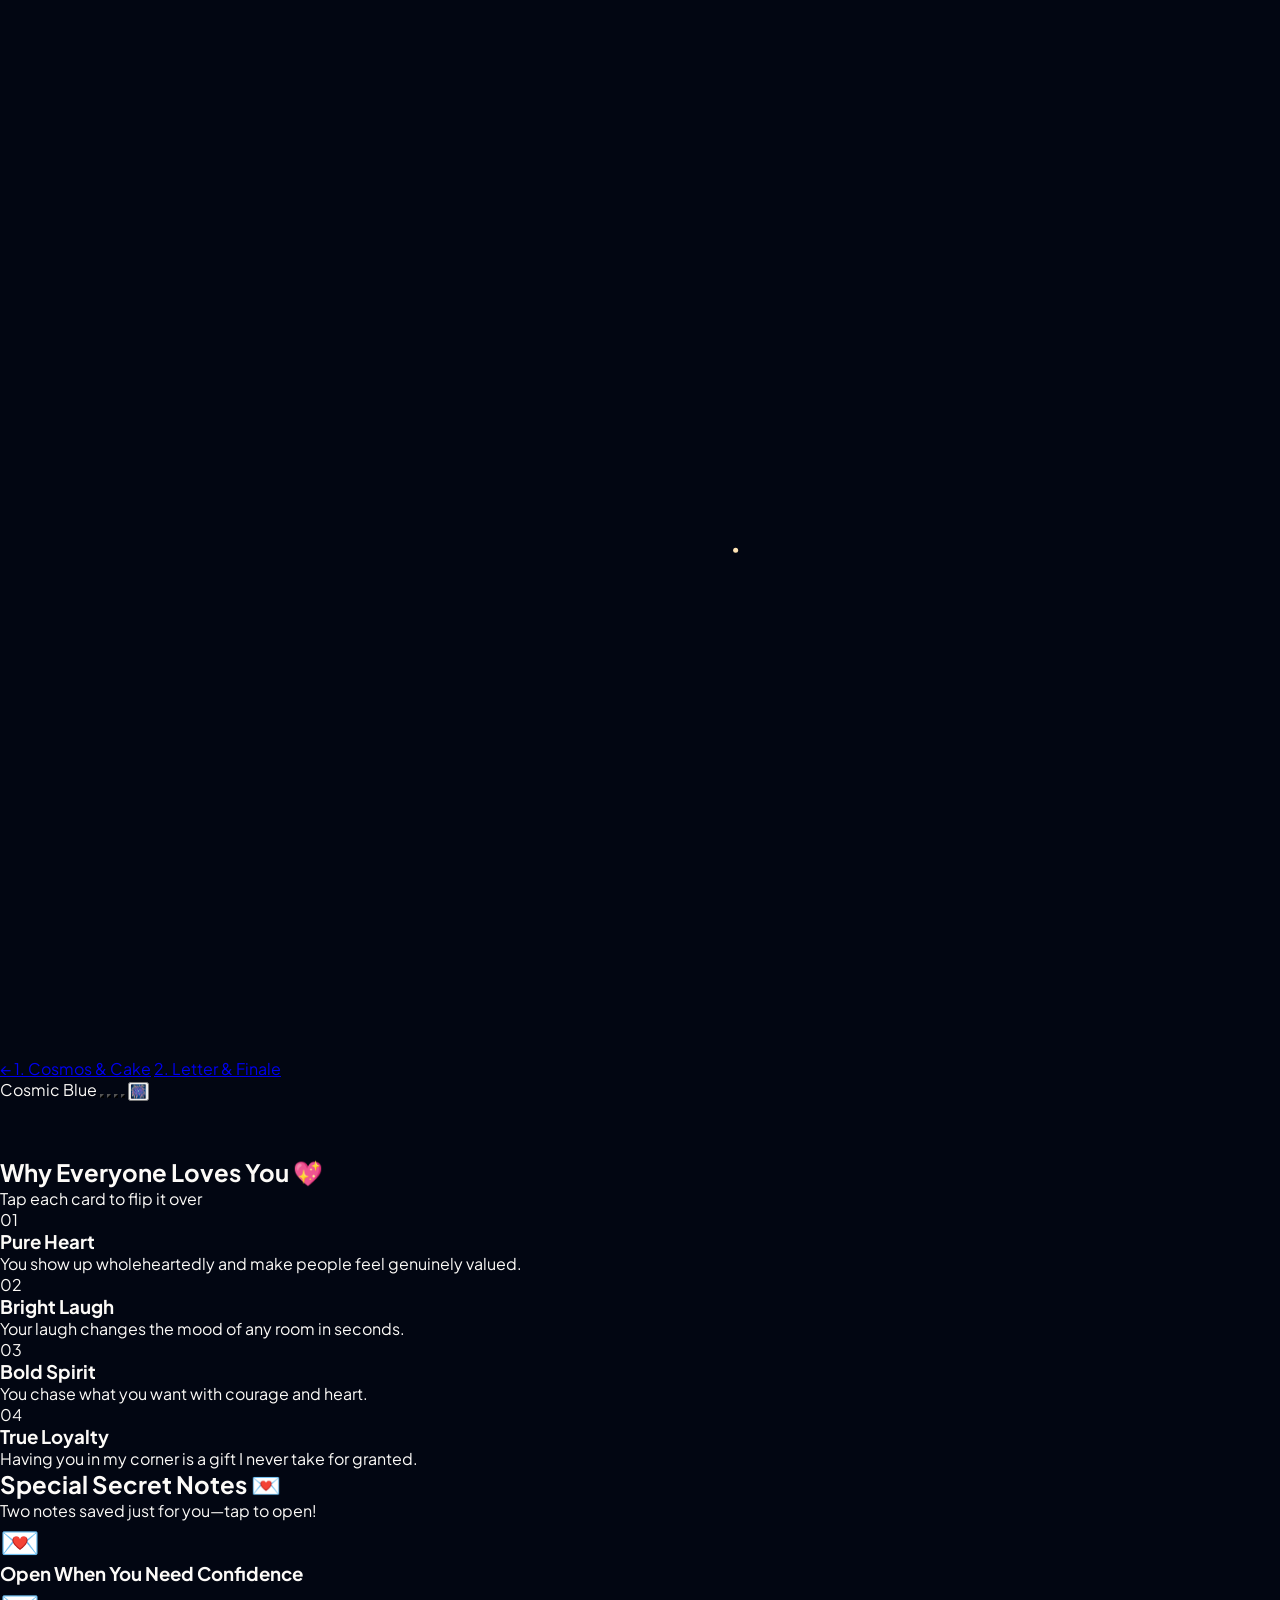
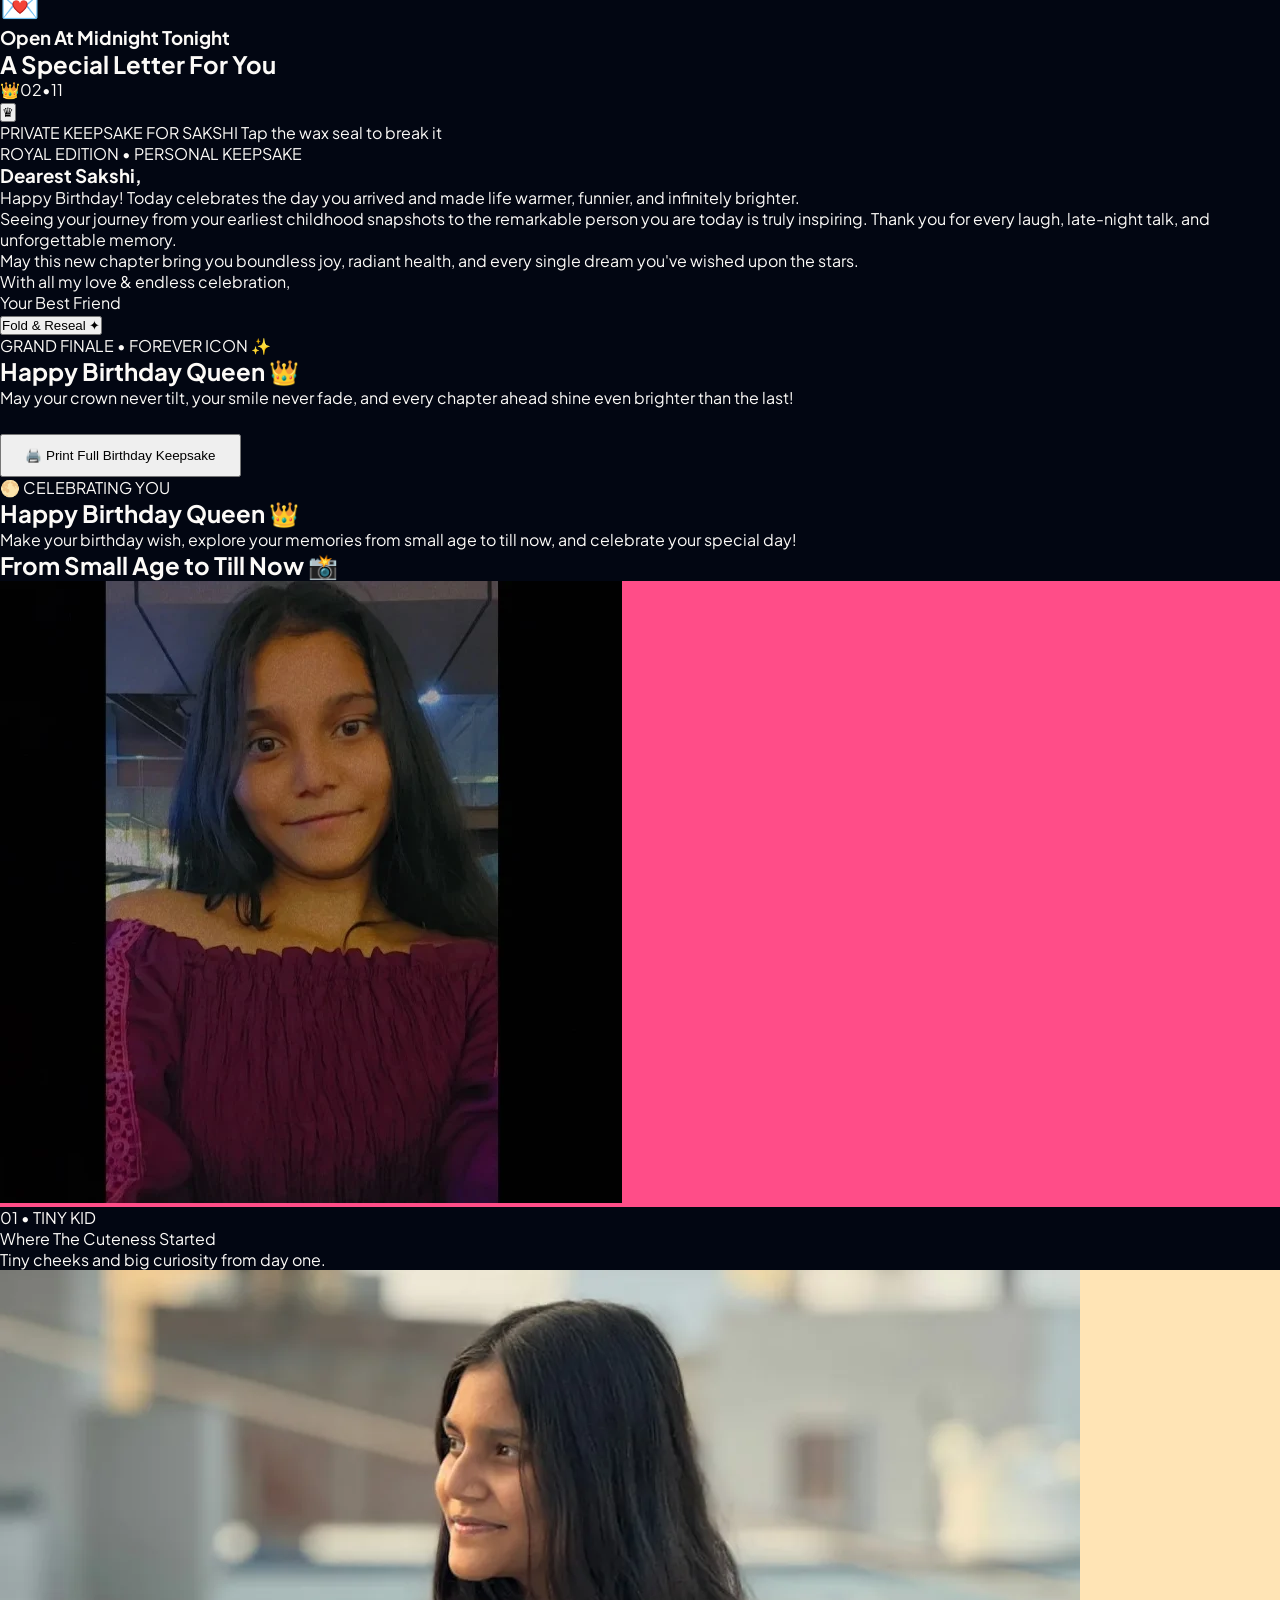
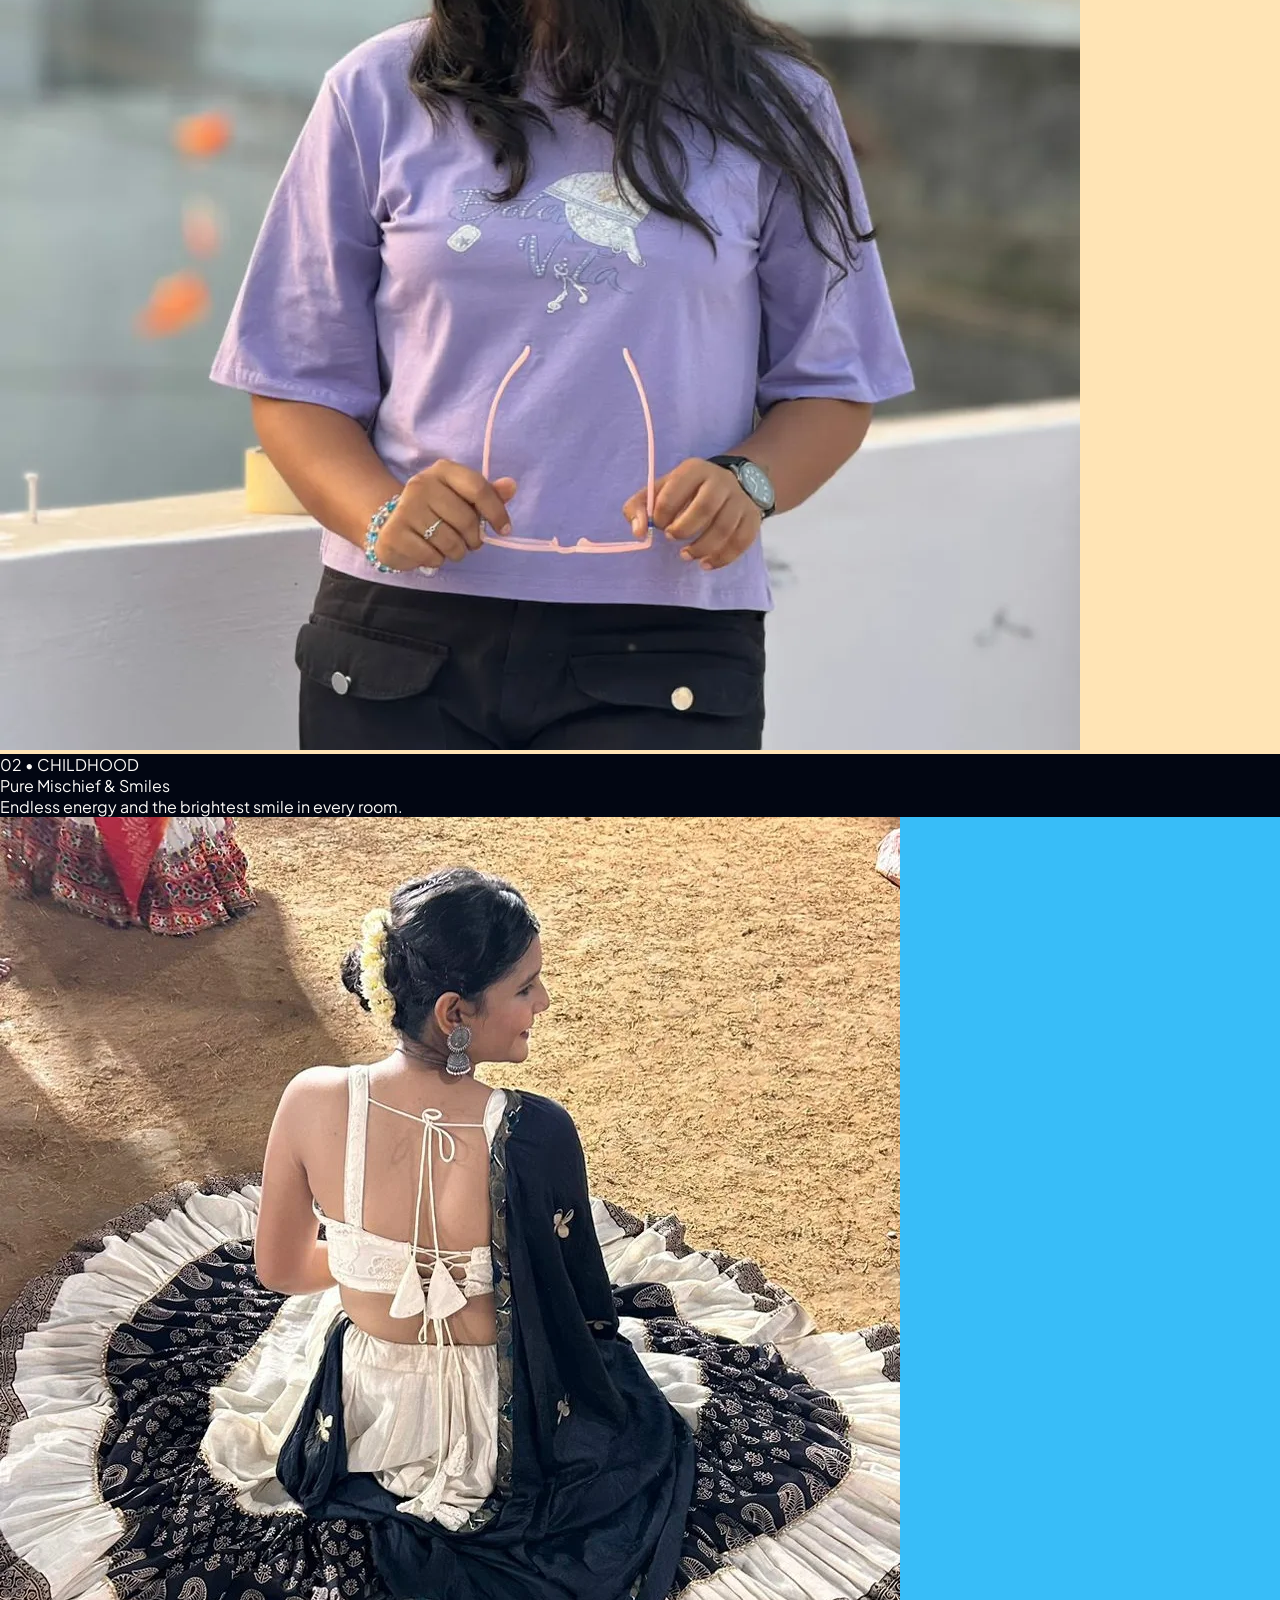
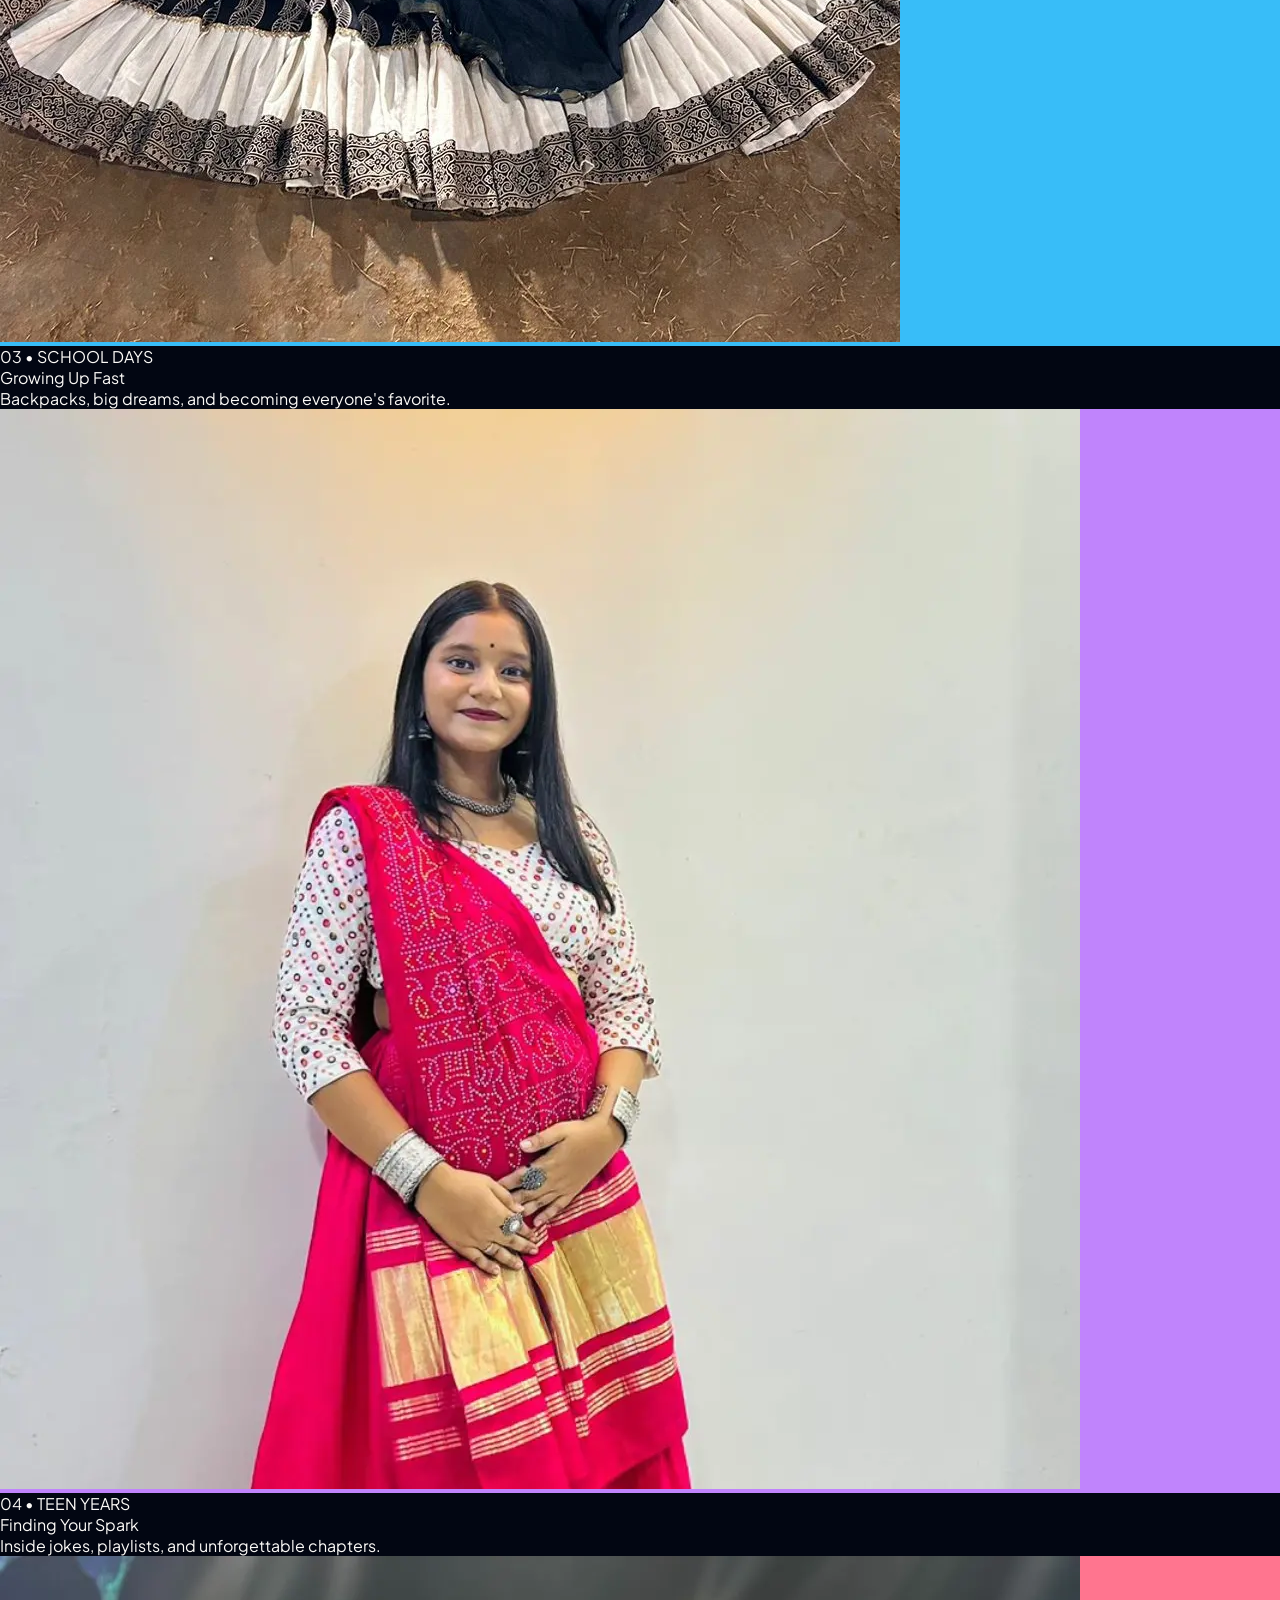
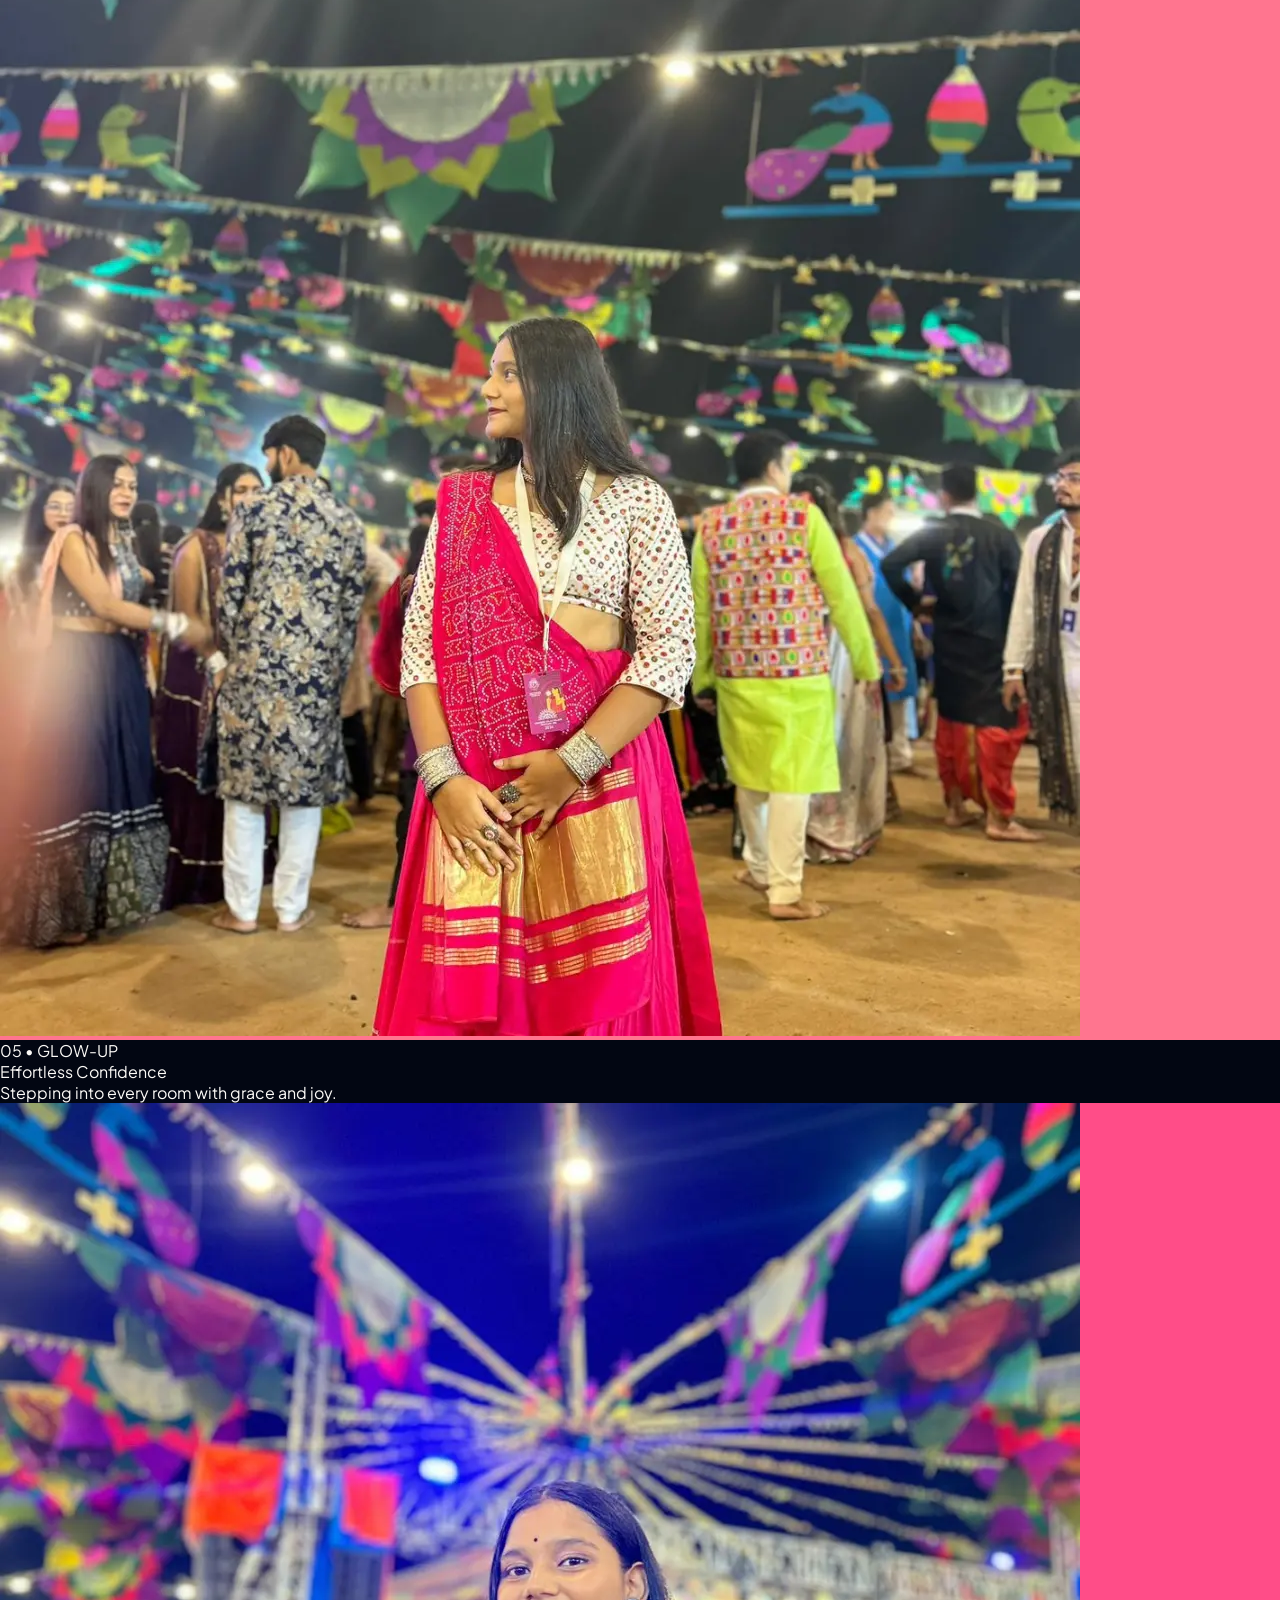
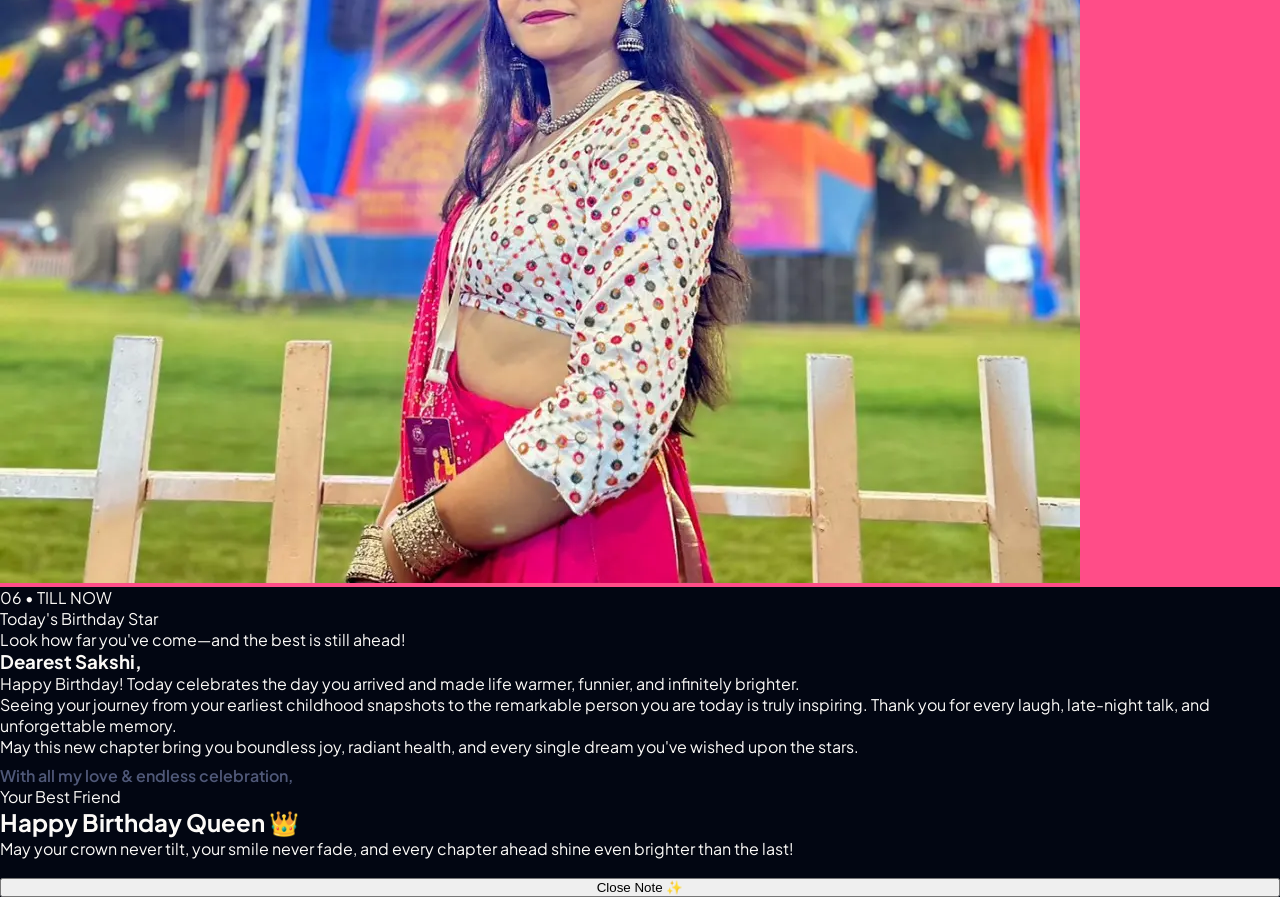
<file: letter.html>
<!DOCTYPE html>
<html lang="en">
<head>
  <meta charset="UTF-8" />
  <meta name="viewport" content="width=device-width, initial-scale=1.0, viewport-fit=cover" />
  <title id="page-title">Happy Birthday Sakshi ✨👑</title>
  <link rel="preconnect" href="https://fonts.googleapis.com" />
  <link rel="preconnect" href="https://fonts.gstatic.com" crossorigin />
  <link href="https://fonts.googleapis.com/css2?family=Cormorant+Garamond:ital,wght@0,600;0,700;1,500;1,600&family=Great+Vibes&family=Playfair+Display:ital,wght@0,700;0,900;1,700&family=Plus+Jakarta+Sans:wght@400;500;600;700;800&display=swap" rel="stylesheet" />
  <link rel="stylesheet" href="css/theme.css" />
</head>
<body>
  <canvas id="gold-cursor-canvas" aria-hidden="true"></canvas>
  <canvas id="fireworks-canvas" aria-hidden="true"></canvas>
  <nav class="page-nav-pill">
    <a href="celebration.html" class="page-nav-link">← 1. Cosmos &amp; Cake</a>
    <a href="letter.html" class="page-nav-link active">2. Letter &amp; Finale</a>
  </nav>
  <div class="theme-switcher-bar" id="theme-bar">
    <span class="theme-label-tag" id="theme-name">Cosmic Blue</span>
    <button type="button" class="theme-dot" data-theme="lunarRose" style="background:linear-gradient(135deg,#ff4d88,#121733);"></button>
    <button type="button" class="theme-dot active" data-theme="cosmicBlue" style="background:linear-gradient(135deg,#38bdf8,#061129);"></button>
    <button type="button" class="theme-dot" data-theme="nebulaViolet" style="background:linear-gradient(135deg,#c084fc,#1b0933);"></button>
    <button type="button" class="theme-dot" data-theme="auroraEmerald" style="background:linear-gradient(135deg,#34d399,#051c17);"></button>
    <button type="button" class="fw-toggle-btn active" id="fw-toggle-btn" aria-pressed="true">🎆</button>
  </div>
  <div id="glow-emojis-layer" aria-hidden="true"></div>
  <main id="hud-layer" class="hud-main" style="padding-top:3.5rem;">
    <section class="hud-section align-center">
      <h2 class="sec-title" id="r-title">Why Everyone Loves You 💖</h2>
      <p class="sec-sub" id="r-sub"></p>
      <div class="flip-grid" id="flip-grid"></div>
    </section>
    <section class="hud-section align-center">
      <h2 class="sec-title" id="n-title">Special Secret Notes 💌</h2>
      <p class="sec-sub" id="n-sub"></p>
      <div class="notes-grid" id="notes-grid"></div>
    </section>
    <section class="hud-section align-center">
      <h2 class="sec-title" id="l-title">A Special Letter For You</h2>
      <div class="luxury-envelope-section">
        <div class="envelope-stage-wrap" id="envelope-stage-wrap">
          <div class="luxury-envelope" id="luxury-envelope" role="button" tabindex="0">
            <div class="envelope-inner-liner"></div>
            <div class="envelope-stamp"><span>👑</span><span>02•11</span></div>
            <div class="envelope-pocket-slip">
              <div class="envelope-pocket-slip-line"></div>
              <div class="envelope-pocket-slip-line" style="width:48%;"></div>
              <div class="envelope-pocket-slip-line" style="width:56%;"></div>
            </div>
            <div class="envelope-pocket-folds"></div>
            <div class="envelope-bottom-pocket"></div>
            <div class="envelope-top-flap"></div>
            <button type="button" class="wax-seal-btn" id="wax-seal-btn">
              <span class="wax-seal-monogram" id="wax-seal-monogram">♛</span>
            </button>
            <div class="envelope-closed-front-info">
              <span class="envelope-for-tag" id="envelope-recipient-label">PRIVATE KEEPSAKE FOR SAKSHI</span>
              <span class="wax-seal-prompt" id="wax-seal-prompt">Tap the wax seal to break it</span>
            </div>
          </div>
          <article class="sealed-letter-card" id="sealed-letter-card">
            <div class="sealed-letter-crest" id="sealed-letter-crest">ROYAL EDITION • PERSONAL KEEPSAKE</div>
            <h3 class="sealed-letter-greeting letter-reveal-line" id="sealed-letter-greeting"></h3>
            <div id="sealed-letter-paragraphs"></div>
            <p class="sealed-letter-signoff letter-reveal-line" id="sealed-letter-signoff"></p>
            <div class="sealed-letter-signature letter-reveal-line" id="sealed-letter-signature"></div>
            <button type="button" class="reseal-envelope-btn" id="reseal-envelope-btn">Fold &amp; Reseal ✦</button>
          </article>
        </div>
      </div>
    </section>
    <section class="hud-section queen-finale-stage active" id="queen-finale-stage">
      <div class="magical-queen-overlay">
        <span class="kicker" id="queen-kicker">GRAND FINALE • FOREVER ICON</span>
        <h2 class="magical-queen-title" id="queen-title">Happy Birthday Queen 👑</h2>
        <p class="magical-queen-sub" id="queen-message"></p>
        <div style="margin-top:1.6rem;pointer-events:auto;">
          <button type="button" id="finale-print-btn" class="print-btn" style="padding:0.75rem 1.45rem;font-size:0.84rem;">🖨️ Print Full Birthday Keepsake</button>
        </div>
      </div>
    </section>
  </main>
  <section id="print-keepsake-sheet"></section>
  <div id="modal" class="modal-wrap hidden">
    <div class="modal-card">
      <div id="modal-body"></div>
      <button type="button" id="modal-close" class="btn-ruby" style="width:100%;margin-top:1.2rem;">Close</button>
    </div>
  </div>
  <script src="js/config-loader.js"></script>
  <script src="js/letter.js"></script>
</body>
</html>
</file>
<file: css/theme.css>
/* Copy full css/theme.css from the "css/theme.css" editor tab */
:root { --bg: #020612; --accent: #38bdf8; --accent-2: #bae6fd; --gold: #fde68a; --pearl: #fcfaf7; --muted: rgba(252,250,247,0.88); --border: rgba(255,228,181,0.36); --panel-bg: rgba(6,15,36,0.92); }
* { box-sizing: border-box; margin: 0; padding: 0; }
body { font-family: 'Plus Jakarta Sans', sans-serif; background: var(--bg); color: var(--pearl); overflow-x: hidden; }
</file>
